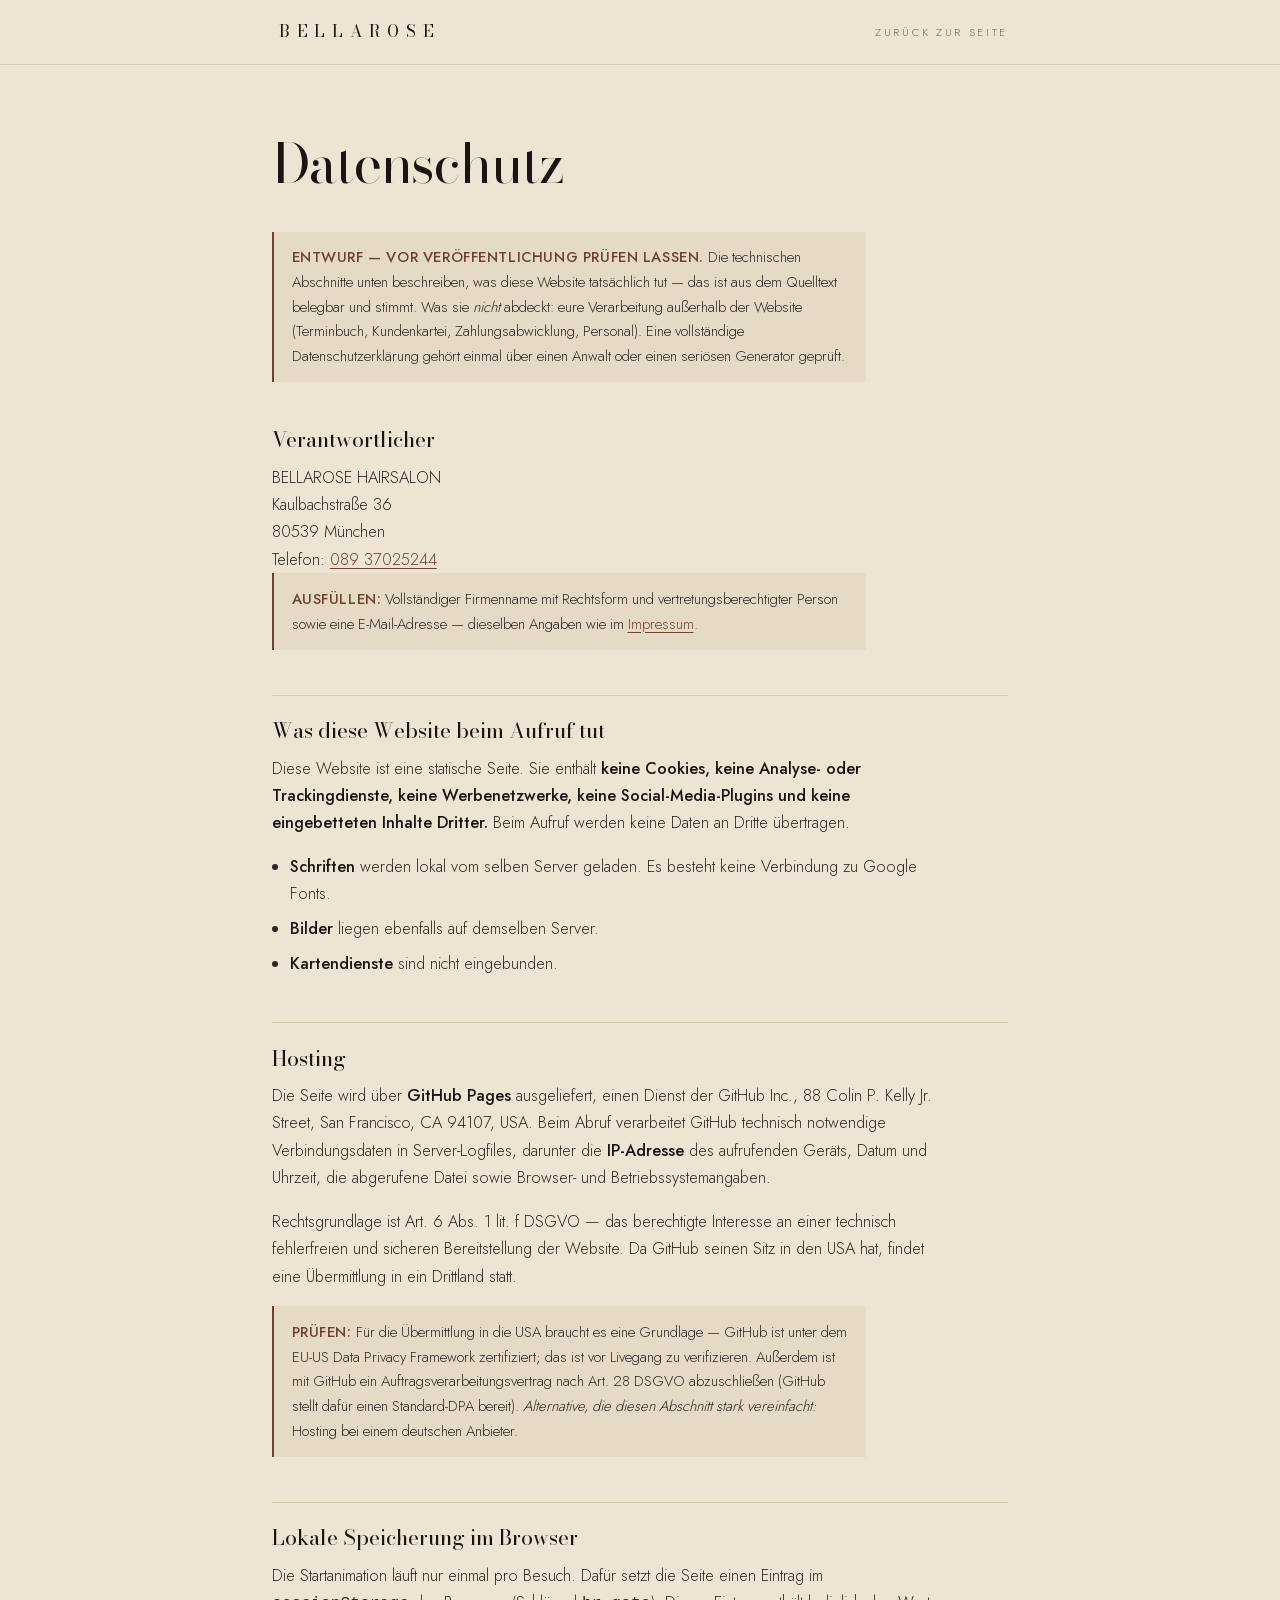
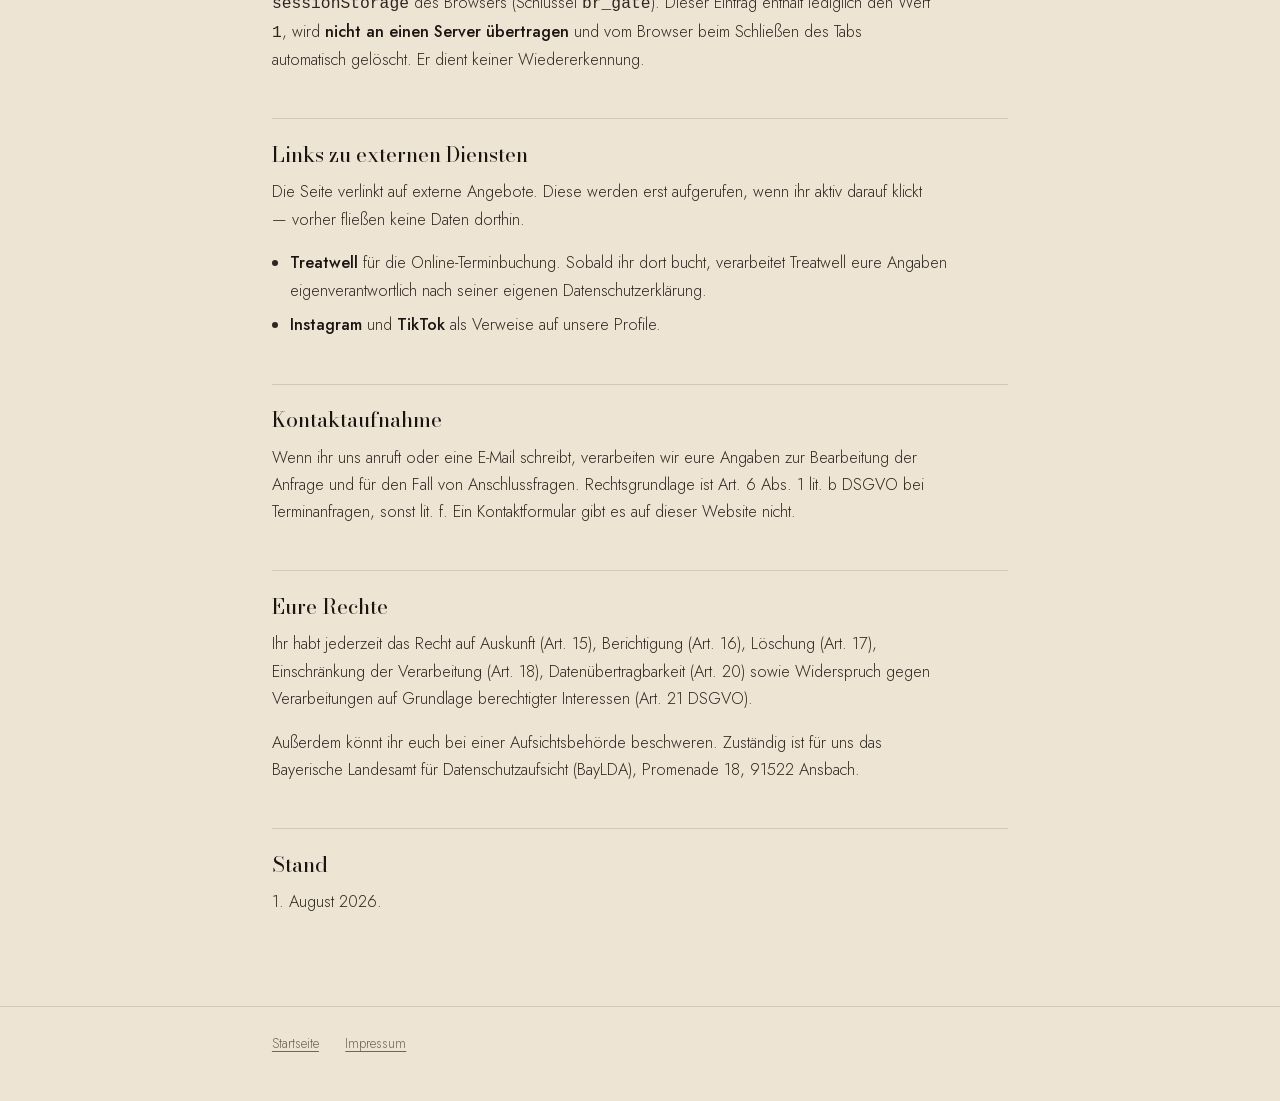
<file: datenschutz/index.html>
<!DOCTYPE html>
<html lang="de">
<head>
<meta charset="utf-8">
<meta name="viewport" content="width=device-width, initial-scale=1, viewport-fit=cover">
<meta name="theme-color" content="#EDE4D3">
<meta name="robots" content="noindex">
<title>Datenschutz — BELLAROSE HAIRSALON</title>
<link rel="stylesheet" href="../recht.css">
</head>
<body>

<header class="top">
  <div class="wrap">
    <a class="mark" href="../">BELLAROSE</a>
    <a class="back" href="../">Zurück zur Seite</a>
  </div>
</header>

<main class="wrap">
  <h1>Datenschutz</h1>

  <p class="todo"><b>ENTWURF — VOR VERÖFFENTLICHUNG PRÜFEN LASSEN.</b>
  Die technischen Abschnitte unten beschreiben, was diese Website tatsächlich
  tut — das ist aus dem Quelltext belegbar und stimmt. Was sie <em>nicht</em>
  abdeckt: eure Verarbeitung außerhalb der Website (Terminbuch, Kundenkartei,
  Zahlungsabwicklung, Personal). Eine vollständige Datenschutzerklärung gehört
  einmal über einen Anwalt oder einen seriösen Generator geprüft.</p>

  <h2>Verantwortlicher</h2>
  <address>
    BELLAROSE HAIRSALON<br>
    Kaulbachstraße 36<br>
    80539 München<br>
    Telefon: <a href="tel:+498937025244">089 37025244</a>
  </address>
  <p class="todo"><b>AUSFÜLLEN:</b> Vollständiger Firmenname mit Rechtsform und
  vertretungsberechtigter Person sowie eine E-Mail-Adresse — dieselben Angaben
  wie im <a href="../impressum/">Impressum</a>.</p>

  <h2>Was diese Website beim Aufruf tut</h2>
  <p>Diese Website ist eine statische Seite. Sie enthält <strong>keine Cookies,
  keine Analyse- oder Trackingdienste, keine Werbenetzwerke, keine
  Social-Media-Plugins und keine eingebetteten Inhalte Dritter.</strong>
  Beim Aufruf werden keine Daten an Dritte übertragen.</p>
  <ul>
    <li><strong>Schriften</strong> werden lokal vom selben Server geladen. Es
      besteht keine Verbindung zu Google Fonts.</li>
    <li><strong>Bilder</strong> liegen ebenfalls auf demselben Server.</li>
    <li><strong>Kartendienste</strong> sind nicht eingebunden.</li>
  </ul>

  <h2>Hosting</h2>
  <p>Die Seite wird über <strong>GitHub Pages</strong> ausgeliefert, einen
  Dienst der GitHub&nbsp;Inc., 88 Colin P. Kelly Jr. Street, San Francisco,
  CA 94107, USA. Beim Abruf verarbeitet GitHub technisch notwendige
  Verbindungsdaten in Server-Logfiles, darunter die <strong>IP-Adresse</strong>
  des aufrufenden Geräts, Datum und Uhrzeit, die abgerufene Datei sowie
  Browser- und Betriebssystemangaben.</p>
  <p>Rechtsgrundlage ist Art.&nbsp;6 Abs.&nbsp;1 lit.&nbsp;f DSGVO — das
  berechtigte Interesse an einer technisch fehlerfreien und sicheren
  Bereitstellung der Website. Da GitHub seinen Sitz in den USA hat, findet
  eine Übermittlung in ein Drittland statt.</p>
  <p class="todo"><b>PRÜFEN:</b> Für die Übermittlung in die USA braucht es
  eine Grundlage — GitHub ist unter dem EU-US Data Privacy Framework
  zertifiziert; das ist vor Livegang zu verifizieren. Außerdem ist mit GitHub
  ein Auftragsverarbeitungsvertrag nach Art.&nbsp;28 DSGVO abzuschließen
  (GitHub stellt dafür einen Standard-DPA bereit). <em>Alternative, die diesen
  Abschnitt stark vereinfacht:</em> Hosting bei einem deutschen Anbieter.</p>

  <h2>Lokale Speicherung im Browser</h2>
  <p>Die Startanimation läuft nur einmal pro Besuch. Dafür setzt die Seite
  einen Eintrag im <code>sessionStorage</code> des Browsers (Schlüssel
  <code>br_gate</code>). Dieser Eintrag enthält lediglich den Wert
  <code>1</code>, wird <strong>nicht an einen Server übertragen</strong> und
  vom Browser beim Schließen des Tabs automatisch gelöscht. Er dient keiner
  Wiedererkennung.</p>

  <h2>Links zu externen Diensten</h2>
  <p>Die Seite verlinkt auf externe Angebote. Diese werden erst aufgerufen,
  wenn ihr aktiv darauf klickt — vorher fließen keine Daten dorthin.</p>
  <ul>
    <li><strong>Treatwell</strong> für die Online-Terminbuchung. Sobald ihr
      dort bucht, verarbeitet Treatwell eure Angaben eigenverantwortlich nach
      seiner eigenen Datenschutzerklärung.</li>
    <li><strong>Instagram</strong> und <strong>TikTok</strong> als Verweise auf
      unsere Profile.</li>
  </ul>

  <h2>Kontaktaufnahme</h2>
  <p>Wenn ihr uns anruft oder eine E-Mail schreibt, verarbeiten wir eure
  Angaben zur Bearbeitung der Anfrage und für den Fall von Anschlussfragen.
  Rechtsgrundlage ist Art.&nbsp;6 Abs.&nbsp;1 lit.&nbsp;b DSGVO bei
  Terminanfragen, sonst lit.&nbsp;f. Ein Kontaktformular gibt es auf dieser
  Website nicht.</p>

  <h2>Eure Rechte</h2>
  <p>Ihr habt jederzeit das Recht auf Auskunft (Art.&nbsp;15), Berichtigung
  (Art.&nbsp;16), Löschung (Art.&nbsp;17), Einschränkung der Verarbeitung
  (Art.&nbsp;18), Datenübertragbarkeit (Art.&nbsp;20) sowie Widerspruch gegen
  Verarbeitungen auf Grundlage berechtigter Interessen (Art.&nbsp;21 DSGVO).</p>
  <p>Außerdem könnt ihr euch bei einer Aufsichtsbehörde beschweren. Zuständig
  ist für uns das Bayerische Landesamt für Datenschutzaufsicht (BayLDA),
  Promenade 18, 91522 Ansbach.</p>

  <h2>Stand</h2>
  <p>1. August 2026.</p>
</main>

<footer class="foot">
  <div class="wrap">
    <a href="../">Startseite</a>
    <a href="../impressum/">Impressum</a>
  </div>
</footer>

</body>
</html>
</file>
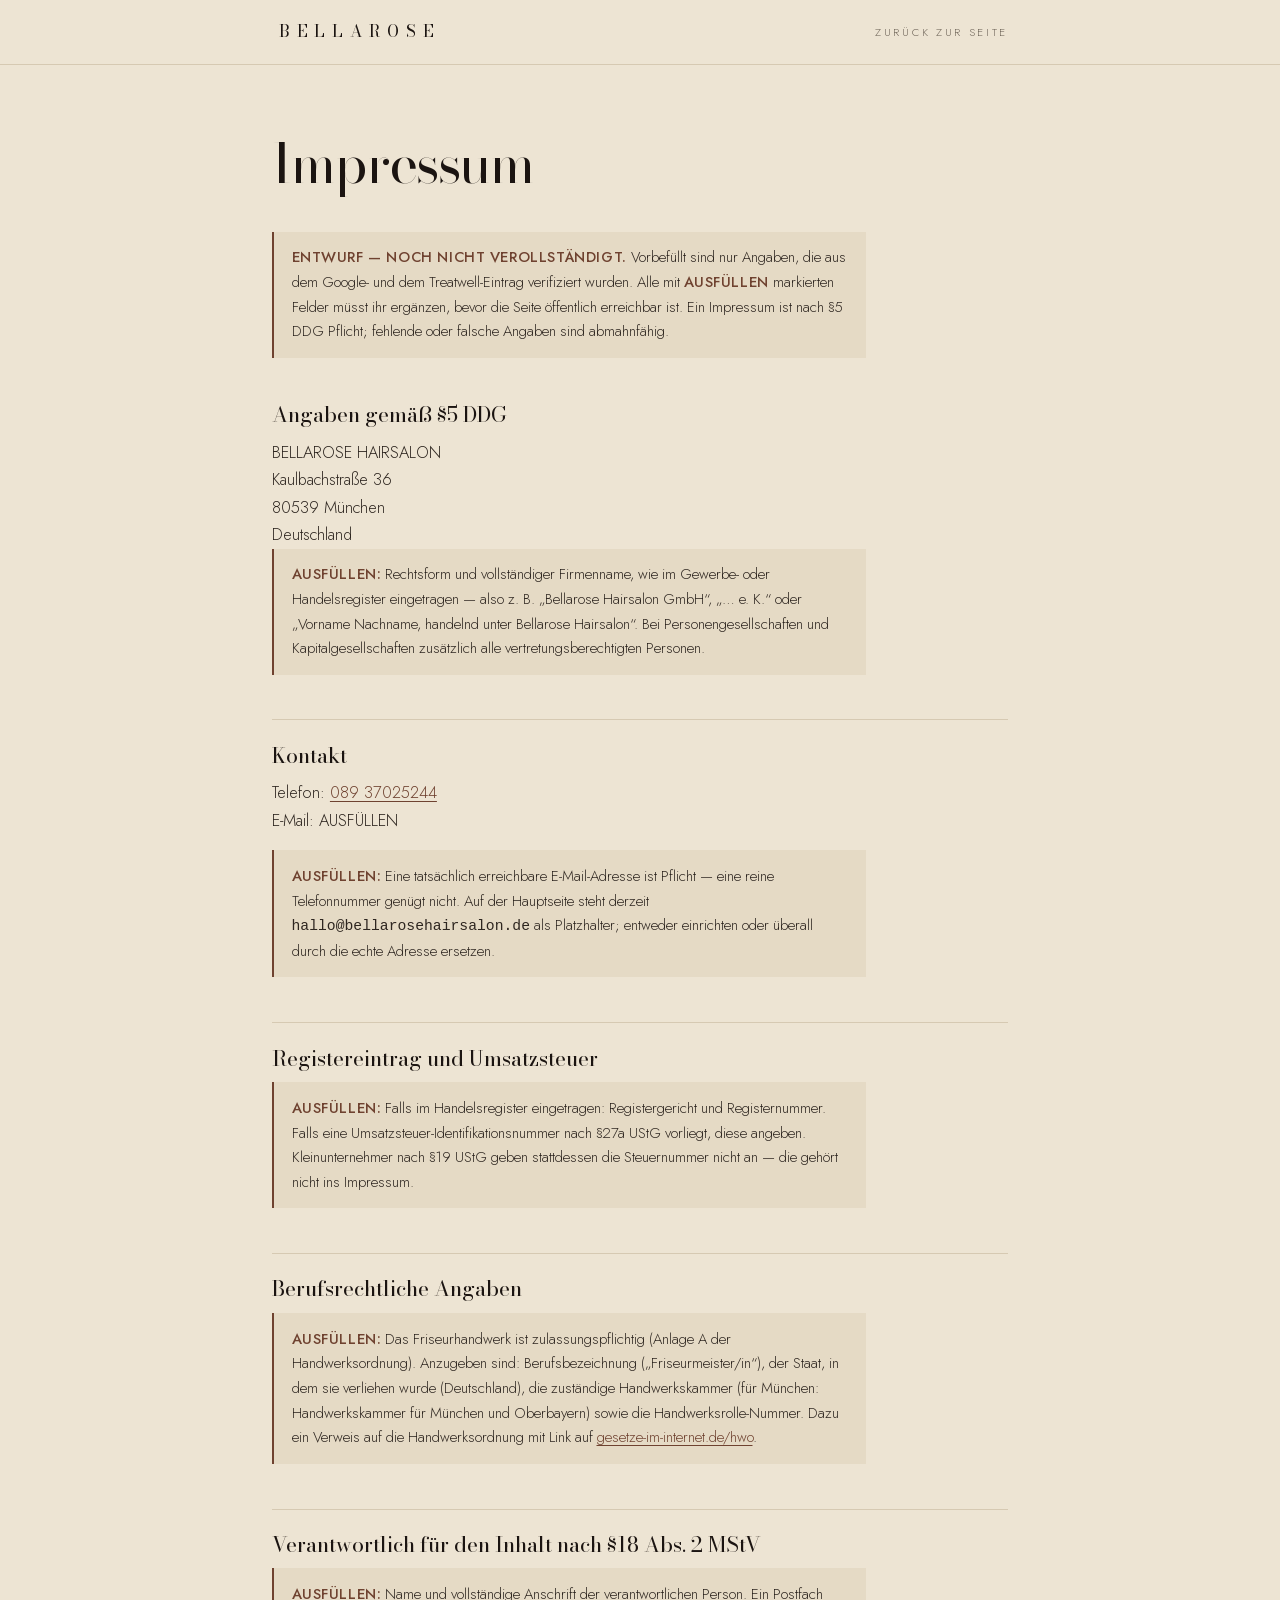
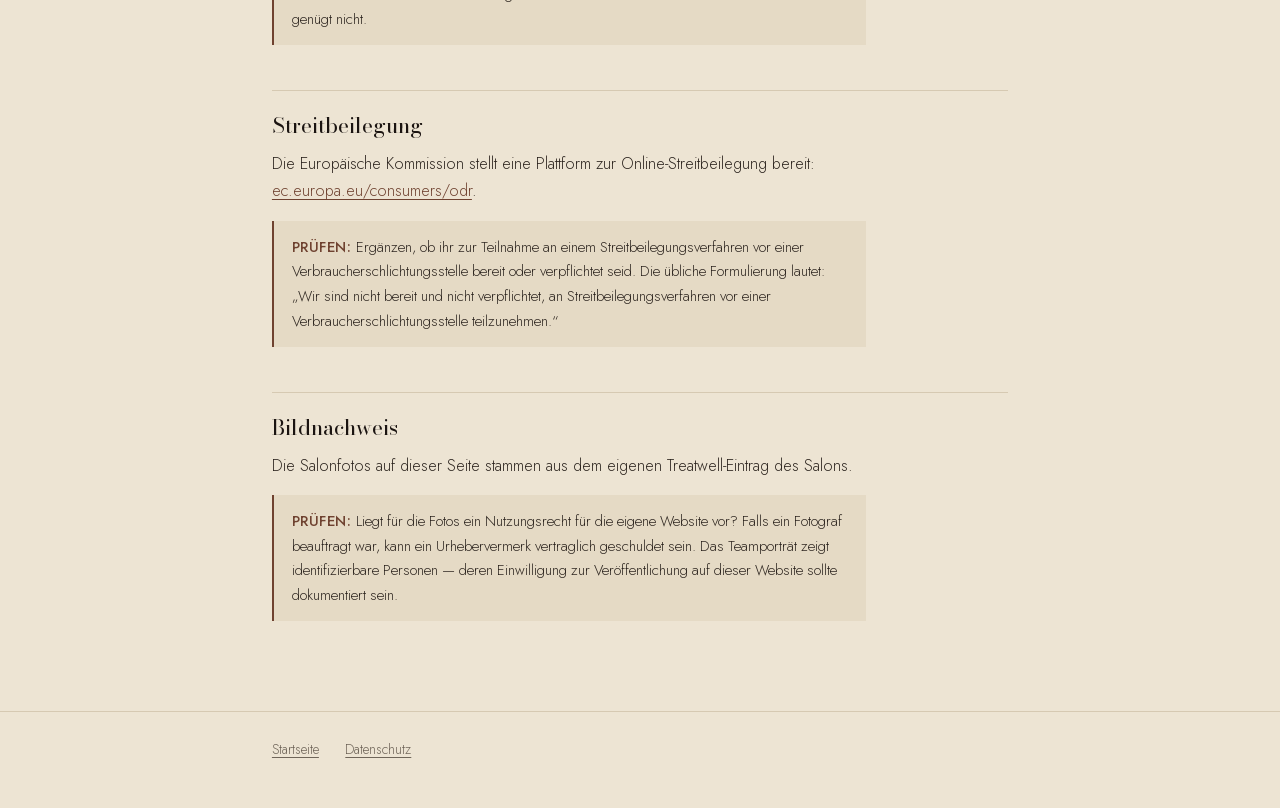
<file: impressum/index.html>
<!DOCTYPE html>
<html lang="de">
<head>
<meta charset="utf-8">
<meta name="viewport" content="width=device-width, initial-scale=1, viewport-fit=cover">
<meta name="theme-color" content="#EDE4D3">
<meta name="robots" content="noindex">
<title>Impressum — BELLAROSE HAIRSALON</title>
<link rel="stylesheet" href="../recht.css">
</head>
<body>

<header class="top">
  <div class="wrap">
    <a class="mark" href="../">BELLAROSE</a>
    <a class="back" href="../">Zurück zur Seite</a>
  </div>
</header>

<main class="wrap">
  <h1>Impressum</h1>

  <p class="todo"><b>ENTWURF — NOCH NICHT VEROLLSTÄNDIGT.</b> Vorbefüllt sind nur
  Angaben, die aus dem Google- und dem Treatwell-Eintrag verifiziert wurden.
  Alle mit <b>AUSFÜLLEN</b> markierten Felder müsst ihr ergänzen, bevor die
  Seite öffentlich erreichbar ist. Ein Impressum ist nach §5 DDG Pflicht;
  fehlende oder falsche Angaben sind abmahnfähig.</p>

  <h2>Angaben gemäß §5 DDG</h2>
  <address>
    BELLAROSE HAIRSALON<br>
    Kaulbachstraße 36<br>
    80539 München<br>
    Deutschland
  </address>

  <p class="todo"><b>AUSFÜLLEN:</b> Rechtsform und vollständiger Firmenname, wie
  im Gewerbe- oder Handelsregister eingetragen — also z.&nbsp;B.
  „Bellarose Hairsalon GmbH“, „… e.&nbsp;K.“ oder „Vorname Nachname,
  handelnd unter Bellarose Hairsalon“. Bei Personengesellschaften und
  Kapitalgesellschaften zusätzlich alle vertretungsberechtigten Personen.</p>

  <h2>Kontakt</h2>
  <p>
    Telefon: <a href="tel:+498937025244">089 37025244</a><br>
    E-Mail: <span>AUSFÜLLEN</span>
  </p>
  <p class="todo"><b>AUSFÜLLEN:</b> Eine tatsächlich erreichbare E-Mail-Adresse
  ist Pflicht — eine reine Telefonnummer genügt nicht. Auf der Hauptseite
  steht derzeit <code>hallo@bellarosehairsalon.de</code> als Platzhalter;
  entweder einrichten oder überall durch die echte Adresse ersetzen.</p>

  <h2>Registereintrag und Umsatzsteuer</h2>
  <p class="todo"><b>AUSFÜLLEN:</b> Falls im Handelsregister eingetragen:
  Registergericht und Registernummer. Falls eine
  Umsatzsteuer-Identifikationsnummer nach §27a UStG vorliegt, diese angeben.
  Kleinunternehmer nach §19 UStG geben stattdessen die Steuernummer nicht an —
  die gehört nicht ins Impressum.</p>

  <h2>Berufsrechtliche Angaben</h2>
  <p class="todo"><b>AUSFÜLLEN:</b> Das Friseurhandwerk ist zulassungspflichtig
  (Anlage A der Handwerksordnung). Anzugeben sind: Berufsbezeichnung
  („Friseurmeister/in“), der Staat, in dem sie verliehen wurde (Deutschland),
  die zuständige Handwerkskammer (für München: Handwerkskammer für München und
  Oberbayern) sowie die Handwerksrolle-Nummer. Dazu ein Verweis auf die
  Handwerksordnung mit Link auf
  <a href="https://www.gesetze-im-internet.de/hwo/" target="_blank" rel="noopener">gesetze-im-internet.de/hwo</a>.</p>

  <h2>Verantwortlich für den Inhalt nach §18 Abs. 2 MStV</h2>
  <p class="todo"><b>AUSFÜLLEN:</b> Name und vollständige Anschrift der
  verantwortlichen Person. Ein Postfach genügt nicht.</p>

  <h2>Streitbeilegung</h2>
  <p>Die Europäische Kommission stellt eine Plattform zur
  Online-Streitbeilegung bereit:
  <a href="https://ec.europa.eu/consumers/odr/" target="_blank" rel="noopener">ec.europa.eu/consumers/odr</a>.</p>
  <p class="todo"><b>PRÜFEN:</b> Ergänzen, ob ihr zur Teilnahme an einem
  Streitbeilegungsverfahren vor einer Verbraucherschlichtungsstelle bereit
  oder verpflichtet seid. Die übliche Formulierung lautet: „Wir sind nicht
  bereit und nicht verpflichtet, an Streitbeilegungsverfahren vor einer
  Verbraucherschlichtungsstelle teilzunehmen.“</p>

  <h2>Bildnachweis</h2>
  <p>Die Salonfotos auf dieser Seite stammen aus dem eigenen
  Treatwell-Eintrag des Salons.</p>
  <p class="todo"><b>PRÜFEN:</b> Liegt für die Fotos ein Nutzungsrecht für die
  eigene Website vor? Falls ein Fotograf beauftragt war, kann ein
  Urhebervermerk vertraglich geschuldet sein. Das Teamporträt zeigt
  identifizierbare Personen — deren Einwilligung zur Veröffentlichung auf
  dieser Website sollte dokumentiert sein.</p>
</main>

<footer class="foot">
  <div class="wrap">
    <a href="../">Startseite</a>
    <a href="../datenschutz/">Datenschutz</a>
  </div>
</footer>

</body>
</html>
</file>
<file: recht.css>
/* ============================================================
   Rechtsseiten — Impressum und Datenschutz
   Eigenes, schlankes Blatt: dieselben Tokens und Schriften wie
   die Hauptseite, aber ohne Ladesequenz, Reveals und Bildlogik.
   Wer ein Impressum sucht, will es lesen, nicht bewundern.
   ============================================================ */
:root{
  --paper:#EDE4D3; --paper-2:#E5DAC5; --line:#D6C9B2;
  --ink:#2E2620; --ink-strong:#1B1411; --muted:#6F6559; --accent:#6F4230;
  --gut: clamp(1.9rem, 6.4vw, 7.5rem);
  --shelf: 900px;
}
@font-face{
  font-family:'Bodoni Moda'; font-style:normal; font-weight:400 500;
  font-display:swap; src:url('fonts/bodoni-moda-latin.woff2') format('woff2');
  unicode-range:U+0000-00FF,U+0131,U+0152-0153,U+02BB-02BC,U+02C6,U+02DA,U+02DC,U+0304,U+0308,U+0329,U+2000-206F,U+20AC,U+2122,U+2191,U+2193,U+2212,U+2215,U+FEFF,U+FFFD;
}
@font-face{
  font-family:'Jost'; font-style:normal; font-weight:300 500;
  font-display:swap; src:url('fonts/jost-latin.woff2') format('woff2');
  unicode-range:U+0000-00FF,U+0131,U+0152-0153,U+02BB-02BC,U+02C6,U+02DA,U+02DC,U+0304,U+0308,U+0329,U+2000-206F,U+20AC,U+2122,U+2191,U+2193,U+2212,U+2215,U+FEFF,U+FFFD;
}

*,*::before,*::after{ box-sizing:border-box; }
body{
  margin:0; background:var(--paper); color:var(--ink);
  font-family:'Jost',system-ui,-apple-system,sans-serif;
  font-weight:300; font-size:1.02rem; line-height:1.68;
  -webkit-font-smoothing:antialiased;
}
.wrap{ max-width:var(--shelf); margin:0 auto; padding:0 var(--gut); }

.top{
  border-bottom:1px solid var(--line);
  padding:1.15rem 0; margin-bottom:clamp(2.5rem,8vh,5rem);
}
.top .wrap{ display:flex; justify-content:space-between; align-items:center; gap:1rem; }
.mark{
  font-family:'Bodoni Moda',Didot,Georgia,serif; font-size:1.02rem;
  letter-spacing:.42em; text-indent:.42em; color:var(--ink-strong);
  text-decoration:none; white-space:nowrap;
}
.back{
  font-size:.7rem; text-transform:uppercase; letter-spacing:.24em;
  color:var(--muted); text-decoration:none;
}
.back:hover{ color:var(--accent); }

h1{
  font-family:'Bodoni Moda',Didot,Georgia,serif; font-weight:400;
  font-size:clamp(2.2rem,7vw,3.4rem); line-height:1; letter-spacing:-.02em;
  color:var(--ink-strong); margin:0 0 2.5rem;
}
h2{
  font-family:'Bodoni Moda',Didot,Georgia,serif; font-weight:400;
  font-size:1.32rem; line-height:1.2; color:var(--ink-strong);
  margin:2.8rem 0 .7rem; padding-top:1.4rem; border-top:1px solid var(--line);
}
h2:first-of-type{ border-top:0; padding-top:0; }
p,li{ margin:0 0 1em; max-width:66ch; }
li{ margin-bottom:.45em; }
ul{ padding-left:1.1rem; }
a{ color:var(--accent); text-underline-offset:3px; }
strong{ font-weight:500; color:var(--ink-strong); }
address{ font-style:normal; }

/* Alles, was noch ausgefuellt werden muss, ist sichtbar markiert —
   damit nichts Ungeprueftes unbemerkt live geht. */
.todo{
  display:block; background:var(--paper-2); border-left:2px solid var(--accent);
  padding:.85rem 1.1rem; margin:0 0 1.2rem; max-width:66ch;
  font-size:.92rem; color:var(--ink);
}
.todo b{ color:var(--accent); font-weight:500; letter-spacing:.04em; }

.foot{
  margin-top:clamp(3rem,10vh,6rem); border-top:1px solid var(--line);
  padding:1.6rem 0 3rem; font-size:.85rem; color:var(--muted);
}
.foot a{ color:var(--muted); margin-right:1.4rem; }
:focus-visible{ outline:2px solid var(--accent); outline-offset:3px; }
</file>
